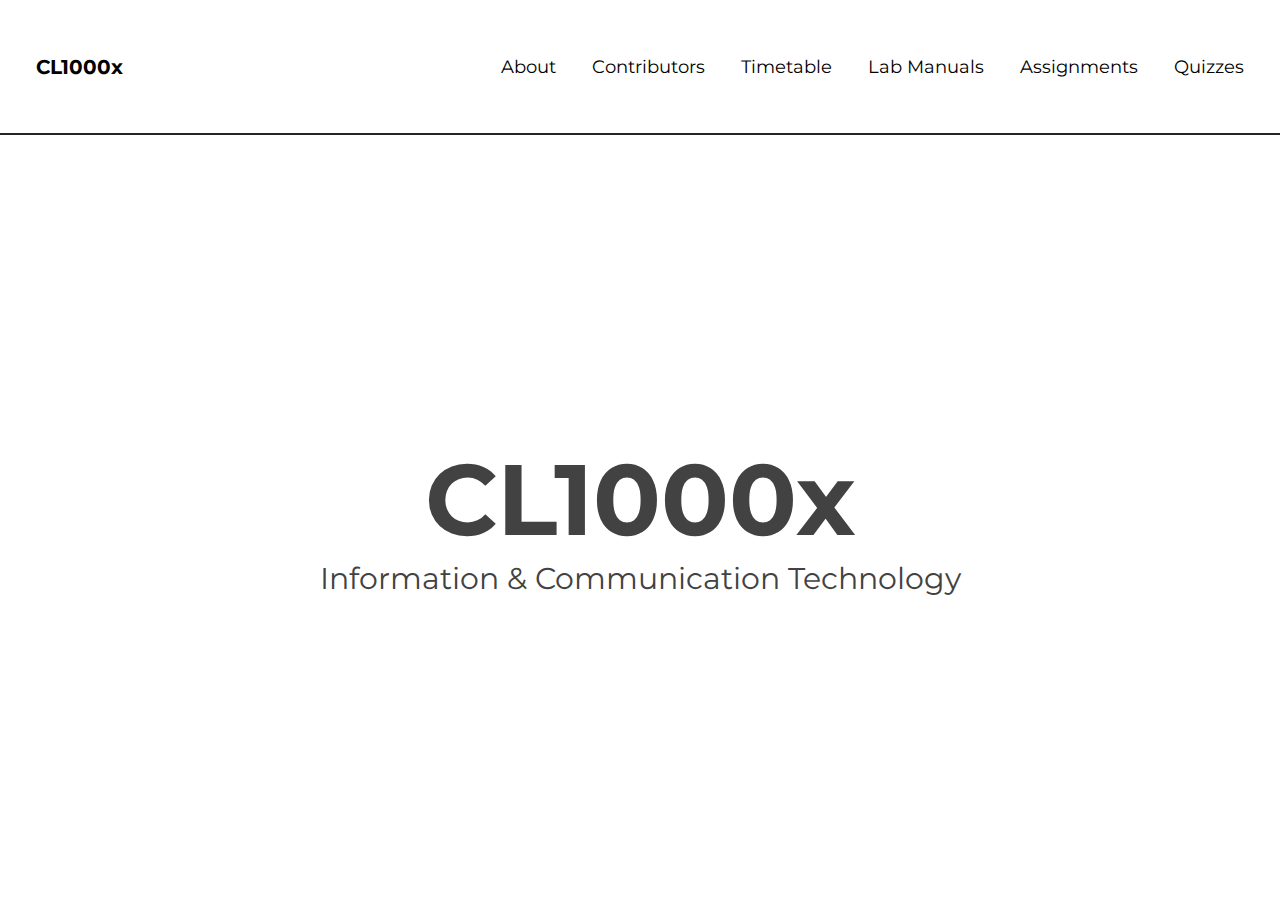
<file: ICt-Website/index.html>
<!DOCTYPE html>
<html lang="en">
<head>
  <meta charset="UTF-8">
  <meta name="viewport" content="width=device-width, initial-scale=1.0">
  <title>ICT - Home</title>
  <link rel="stylesheet" href="./styles/index.css">

  <!-- fonts -->
  <link rel="preconnect" href="https://fonts.googleapis.com">
  <link rel="preconnect" href="https://fonts.gstatic.com" crossorigin>
  <link href="https://fonts.googleapis.com/css2?family=Montserrat:ital,wght@0,100..900;1,100..900&display=swap" rel="stylesheet">

</head>
<body>
  <div class="navbar">
    <a href="index.html" class="logo">CL1000x</a><br>
    <div class="nav-items">
      <a href="about.html">About</a><br>
      <a href="contributors.html">Contributors</a><br>
      <a href="timetable.html">Timetable</a><br>
      <a href="lab-manuals.html">Lab Manuals</a><br>
      <a href="assignments.html">Assignments</a><br>
      <a href="quizzes.html">Quizzes</a>      
    </div>
  </div>
  
  <div class="main-container">
    <p class="head">CL1000x</p>
    <p class="tagline">Information & Communication Technology</p>
  </div>
</body>
</html>
</file>
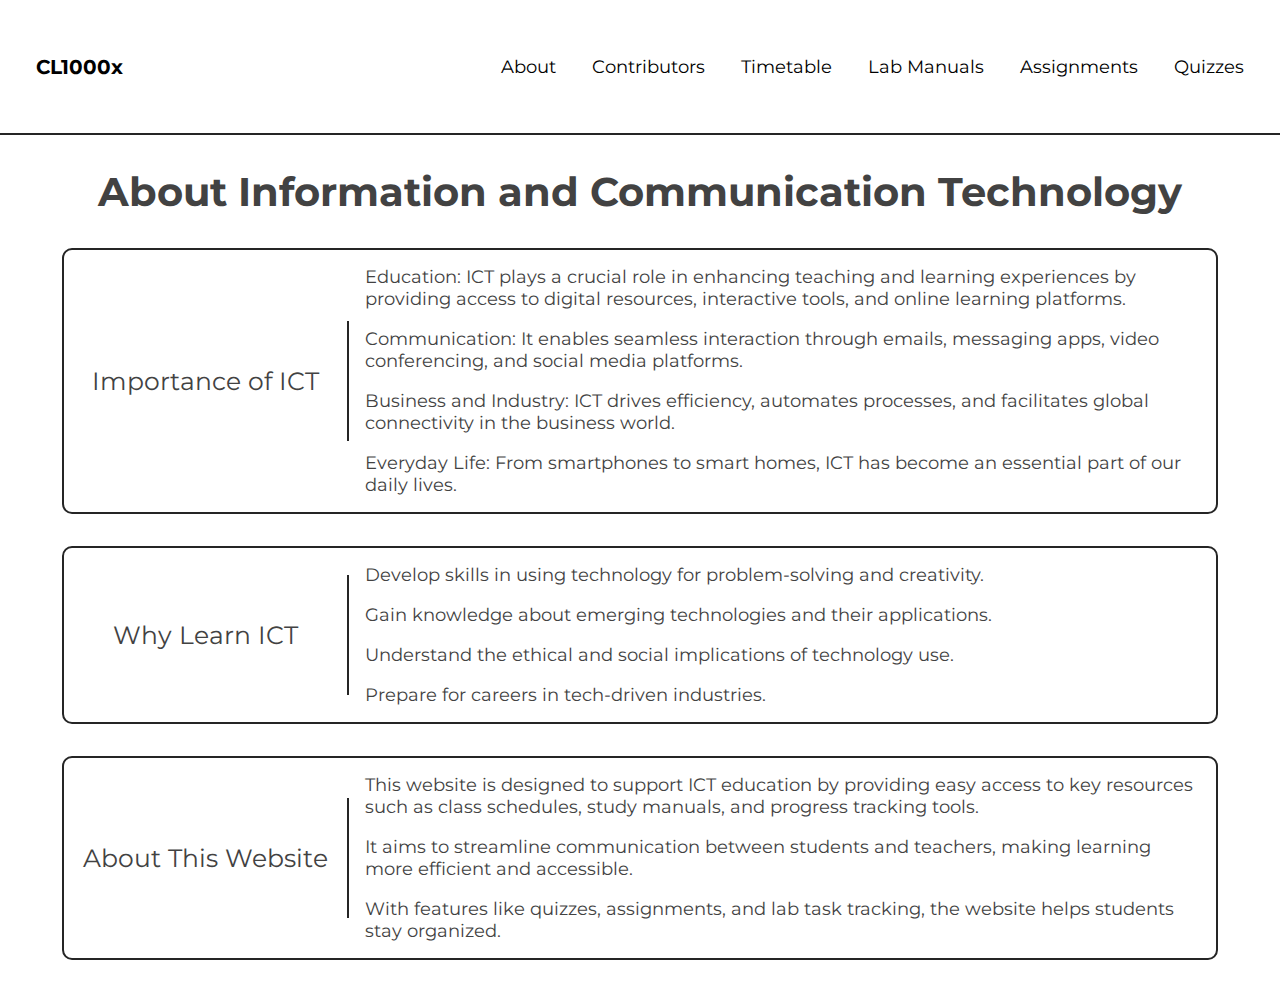
<file: ICt-Website/about.html>
<!DOCTYPE html>
<html lang="en">
<head>
  <meta charset="UTF-8">
  <meta name="viewport" content="width=device-width, initial-scale=1.0">
  <title>ICT - About</title>
  <link rel="stylesheet" href="./styles/about.css">

  <!-- fonts -->
  <link rel="preconnect" href="https://fonts.googleapis.com">
  <link rel="preconnect" href="https://fonts.gstatic.com" crossorigin>
  <link href="https://fonts.googleapis.com/css2?family=Montserrat:ital,wght@0,100..900;1,100..900&display=swap" rel="stylesheet">

</head>
<body>
  <div class="navbar">
    <a href="index.html" class="logo">CL1000x</a><br>
    <div class="nav-items">
      <a href="about.html">About</a><br>
      <a href="contributors.html">Contributors</a><br>
      <a href="timetable.html">Timetable</a><br>
      <a href="lab-manuals.html">Lab Manuals</a><br>
      <a href="assignments.html">Assignments</a><br>
      <a href="quizzes.html">Quizzes</a>      
    </div>
  </div>
  
  <div class="main-container">
    <h1>About Information and Communication Technology</h1>
    <div class="second-container">
      <div class="head">Importance of ICT</div>
      <div class="vl"></div>
      <div class="info">
        <p>Education: ICT plays a crucial role in enhancing teaching and learning experiences by providing access to digital resources, interactive tools, and online learning platforms.</p>
        <p>Communication: It enables seamless interaction through emails, messaging apps, video conferencing, and social media platforms.</p>
        <p>Business and Industry: ICT drives efficiency, automates processes, and facilitates global connectivity in the business world.</p>
        <p>Everyday Life: From smartphones to smart homes, ICT has become an essential part of our daily lives.</p>
      </div>
    </div>
    <div class="second-container">
      <div class="head">Why Learn ICT</div>
      <div class="vl"></div>
      <div class="info">
        <p>Develop skills in using technology for problem-solving and creativity.</p>
        <p>Gain knowledge about emerging technologies and their applications.</p>
        <p>Understand the ethical and social implications of technology use.</p>
        <p>Prepare for careers in tech-driven industries.</p>
      </div>
    </div>
    <div class="second-container">
      <div class="head">About This Website</div>
      <div class="vl"></div>
      <div class="info">
        <p>This website is designed to support ICT education by providing easy access to key resources such as class schedules, study manuals, and progress tracking tools.</p> 
        <p>It aims to streamline communication between students and teachers, making learning more efficient and accessible.</p>
        <p>With features like quizzes, assignments, and lab task tracking, the website helps students stay organized.</p>
      </div>
    </div>
  </div>
</body>
</html>
</file>
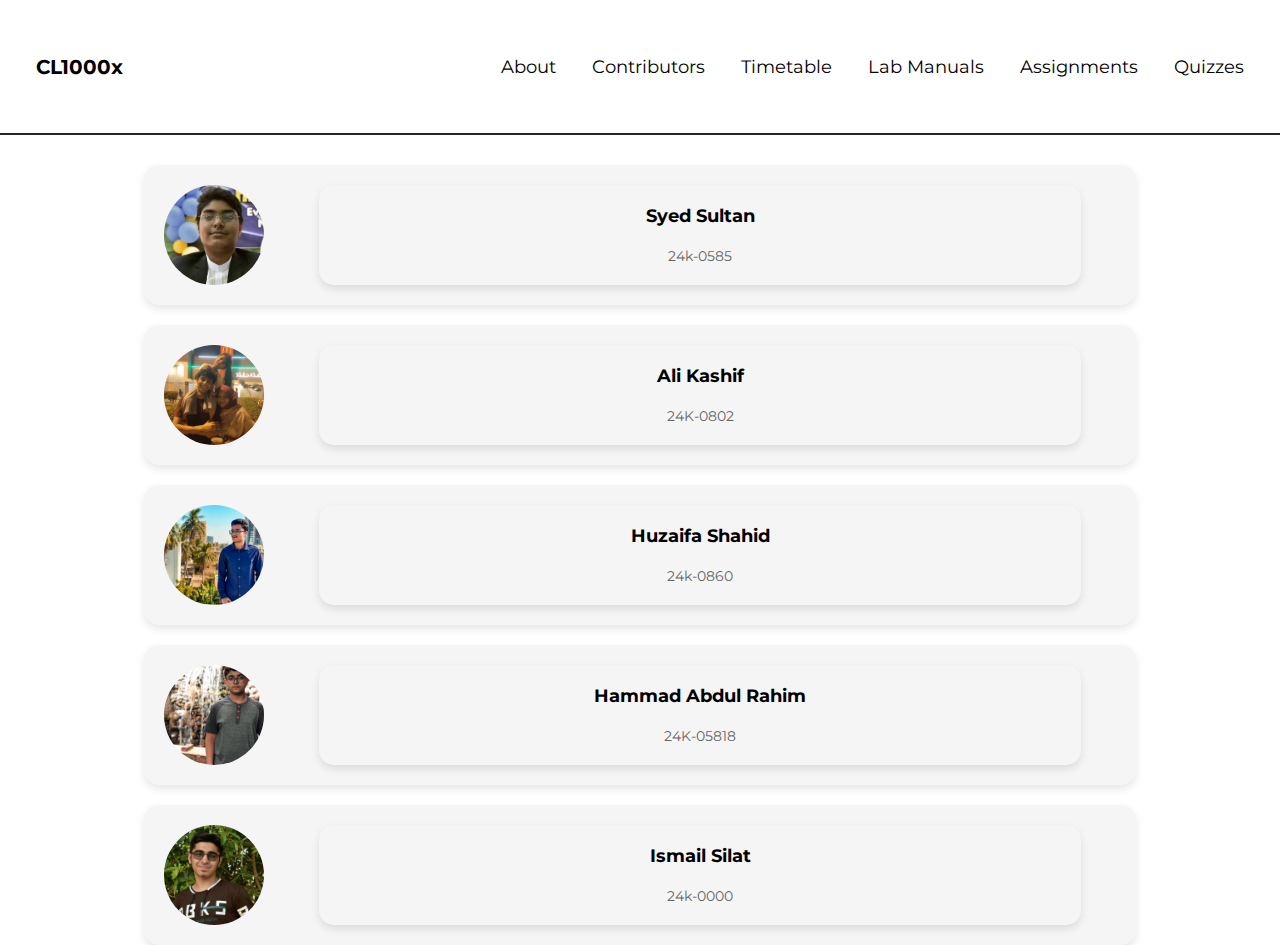
<file: ICt-Website/contributors.html>
<!DOCTYPE html>
<html lang="en">
<head>
    <meta charset="UTF-8">
    <meta http-equiv="X-UA-Compatible" content="IE=edge">
    <meta name="viewport" content="width=device-width, initial-scale=1.0">
    <title>ICTx - Contributors</title>
    <link rel="stylesheet" href="./styles/contributors.css">
    <!-- fonts -->
    <link rel="preconnect" href="https://fonts.googleapis.com">
    <link rel="preconnect" href="https://fonts.gstatic.com" crossorigin>
    <link href="https://fonts.googleapis.com/css2?family=Montserrat:ital,wght@0,100..900;1,100..900&display=swap" rel="stylesheet">
</head>
<body>
    <div class="navbar">
        <a href="index.html" class="logo">CL1000x</a><br>
        <div class="nav-items">
          <a href="about.html">About</a><br>
          <a href="contributors.html">Contributors</a><br>
          <a href="timetable.html">Timetable</a><br>
          <a href="lab-manuals.html">Lab Manuals</a><br>
          <a href="assignments.html">Assignments</a><br>
          <a href="quizzes.html">Quizzes</a>      
        </div>
    </div>    
    <div id="people">
        <div id="Sultan">
            <img src="images/sultan.jpeg" alt="Syed Sultan">
            <div>
                <h3>Syed Sultan</h3>
                <p>24k-0585</p>
            </div>
        </div>
        <div id="Ali">
            <img src="images/ali.jpg" alt="Ali Kashif">
            <div>
                <h3>Ali Kashif</h3>
                <p>24K-0802</p>
            </div>
        </div>
        <div id="Huzaifa">
            <img src="images/huzaifa.jpg" alt="Huzaifa Shahid">
            <div>
                <h3>Huzaifa Shahid</h3>
                <p>24k-0860</p>
            </div>
        </div>
        <div id="Hammad">
            <img src="images/hammad.jpg" alt="Hammad Rahim">
            <div>
                <h3>Hammad Abdul Rahim</h3>
                <p>24K-05818</p>
            </div>
        </div>
        <div id="Ismail">
            <img src="images/ismail.jpg" alt="Ismail Silat">
            <div>
                <h3>Ismail Silat</h3>
                <p>24k-0000</p>
            </div>
        </div>
    </div>
    
</body>
</html>
</file>
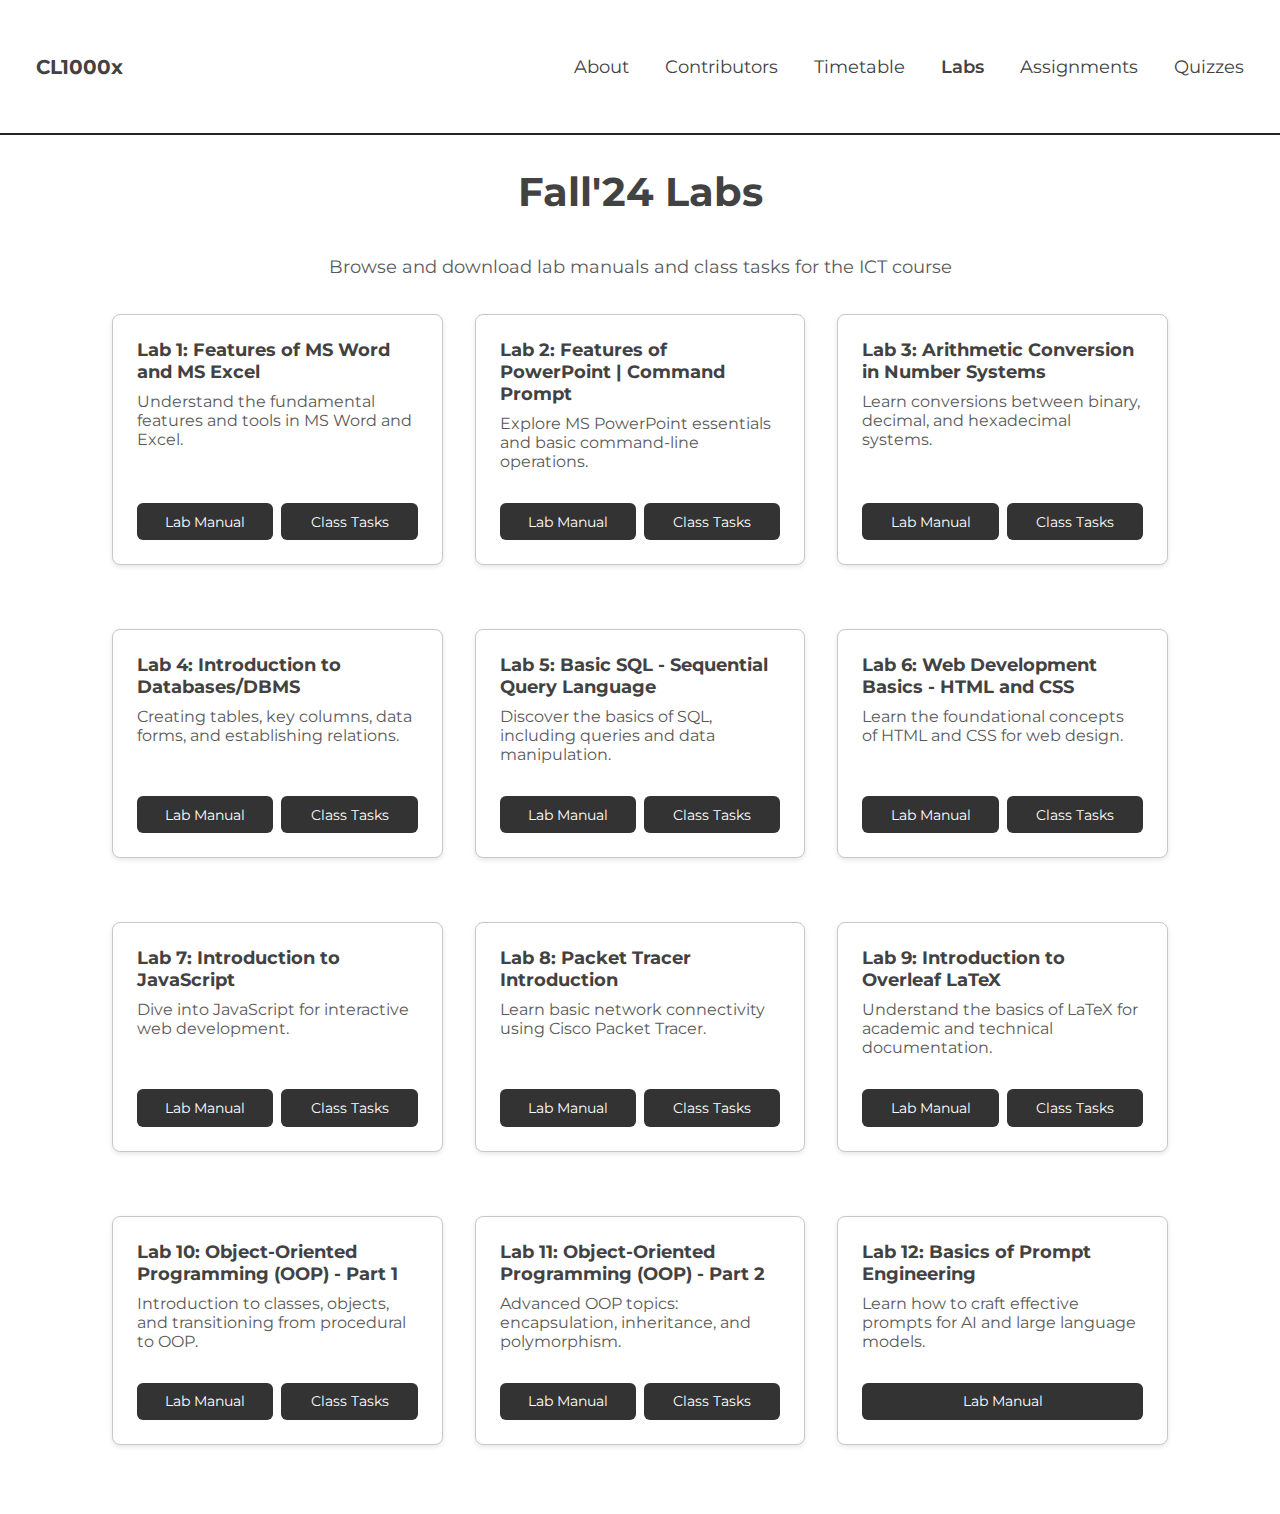
<file: ICt-Website/lab-manuals.html>
<!DOCTYPE html>
<html lang="en">
<head>
  <meta charset="UTF-8">
  <meta name="viewport" content="width=device-width, initial-scale=1.0">
  <title>ICT - Lab Manuals</title>
  <link rel="stylesheet" href="./styles/lab-manuals.css">

  <!-- fonts -->
  <link rel="preconnect" href="https://fonts.googleapis.com">
  <link rel="preconnect" href="https://fonts.gstatic.com" crossorigin>
  <link href="https://fonts.googleapis.com/css2?family=Montserrat:ital,wght@0,100..900;1,100..900&display=swap" rel="stylesheet">
</head>
<body>
  <div class="navbar">
    <a href="index.html" class="logo">CL1000x</a><br>
    <div class="nav-items">
      <a href="about.html">About</a><br>
      <a href="contributors.html">Contributors</a><br>
      <a href="timetable.html">Timetable</a><br>
      <a href="lab-manuals.html" style="font-weight: 600;">Labs</a><br>
      <a href="assignments.html">Assignments</a><br>
      <a href="quizzes.html">Quizzes</a>      
    </div>
  </div>
  
  <div class="main-container">
    <h1>Fall'24 Labs</h1>
    <p>Browse and download lab manuals and class tasks for the ICT course </p>

    <div class="manual-list">
      <!-- Lab 01 -->
      <div class="manual-item">
        <div class="description">
          <h3>Lab 1: Features of MS Word and MS Excel</h3>
          <p>Understand the fundamental features and tools in MS Word and Excel.</p>
        </div>
        <div class="links">
          <a href="./manual-viewer/Lab 01.html">Lab Manual</a>
          <a href="./manuals/Class Tasks 01.pdf" download>Class Tasks</a>
        </div>
      </div>

      <!-- Lab 02 -->
      <div class="manual-item">
        <div class="description">
          <h3>Lab 2: Features of PowerPoint | Command Prompt</h3>
          <p>Explore MS PowerPoint essentials and basic command-line operations.</p>
        </div>
        <div class="links">
          <a href="./manual-viewer/Lab 02.html">Lab Manual</a>
          <a href="./manuals/Class Tasks 02.pdf" download>Class Tasks</a>
        </div>
      </div>

      <!-- Lab 03 -->
      <div class="manual-item">
        <div class="description">
          <h3>Lab 3: Arithmetic Conversion in Number Systems</h3>
          <p>Learn conversions between binary, decimal, and hexadecimal systems.</p>
        </div>
        <div class="links">
          <a href="./manual-viewer/Lab 03.html">Lab Manual</a>
          <a href="./manuals/Class Tasks 03.pdf" download>Class Tasks</a>
        </div>
      </div>

      <!-- Lab 04 -->
      <div class="manual-item">
        <div class="description">
          <h3>Lab 4: Introduction to Databases/DBMS</h3>
          <p>Creating tables, key columns, data forms, and establishing relations.</p>
        </div>
        <div class="links">
          <a href="./manual-viewer/Lab 04.html">Lab Manual</a>
          <a href="./manuals/Class Tasks 04.pdf" download>Class Tasks</a>
        </div>
      </div>

      <!-- Lab 05 -->
      <div class="manual-item">
        <div class="description">
          <h3>Lab 5: Basic SQL - Sequential Query Language</h3>
          <p>Discover the basics of SQL, including queries and data manipulation.</p>
        </div>
        <div class="links">
          <a href="./manual-viewer/Lab 05.html">Lab Manual</a>
          <a href="./manuals/Class Tasks 05.docx" download>Class Tasks</a>
        </div>
      </div>

      <!-- Lab 06 -->
      <div class="manual-item">
        <div class="description">
          <h3>Lab 6: Web Development Basics - HTML and CSS</h3>
          <p>Learn the foundational concepts of HTML and CSS for web design.</p>
        </div>
        <div class="links">
          <a href="./manual-viewer/Lab 06.html">Lab Manual</a>
          <a href="./manuals/Class Tasks 06.pdf" download>Class Tasks</a>
        </div>
      </div>

      <!-- Lab 07 -->
      <div class="manual-item">
        <div class="description">
          <h3>Lab 7: Introduction to JavaScript</h3>
          <p>Dive into JavaScript for interactive web development.</p>
        </div>
        <div class="links">
          <a href="./manual-viewer/Lab 07.html">Lab Manual</a>
          <a href="./manuals/Class Tasks 07.pdf" download>Class Tasks</a>
        </div>
      </div>

      <!-- Lab 08 -->
      <div class="manual-item">
        <div class="description">
          <h3>Lab 8: Packet Tracer Introduction</h3>
          <p>Learn basic network connectivity using Cisco Packet Tracer.</p>
        </div>
        <div class="links">
          <a href="./manual-viewer/Lab 08.html">Lab Manual</a>
          <a href="./manuals/Class Tasks 08.pdf" download>Class Tasks</a>
        </div>
      </div>

      <!-- Lab 09 -->
      <div class="manual-item">
        <div class="description">
          <h3>Lab 9: Introduction to Overleaf LaTeX</h3>
          <p>Understand the basics of LaTeX for academic and technical documentation.</p>
        </div>
        <div class="links">
          <a href="./manual-viewer/Lab 09.html">Lab Manual</a>
          <a href="./manuals/Class Tasks 09.pdf" download>Class Tasks</a>
        </div>
      </div>

      <!-- Lab 10 -->
      <div class="manual-item">
        <div class="description">
          <h3>Lab 10: Object-Oriented Programming (OOP) - Part 1</h3>
          <p>Introduction to classes, objects, and transitioning from procedural to OOP.</p>
        </div>
        <div class="links">
          <a href="./manual-viewer/Lab 10.html">Lab Manual</a>
          <a href="./manuals/Class Tasks 10.pdf" download>Class Tasks</a>
        </div>
      </div>

      <!-- Lab 11 -->
      <div class="manual-item">
        <div class="description">
          <h3>Lab 11: Object-Oriented Programming (OOP) - Part 2</h3>
          <p>Advanced OOP topics: encapsulation, inheritance, and polymorphism.</p>
        </div>
        <div class="links">
          <a href="./manual-viewer/Lab 11.html">Lab Manual</a>
          <a href="./manuals/Class Tasks 11.pdf" download>Class Tasks</a>
        </div>
      </div>

      <!-- Lab 12 -->
      <div class="manual-item">
        <div class="description">
          <h3>Lab 12: Basics of Prompt Engineering</h3>
          <p>Learn how to craft effective prompts for AI and large language models.</p>
        </div>
        <div class="links">
          <a href="./manual-viewer/Lab 12.html">Lab Manual</a>
        </div>
      </div>
    </div>
  </div>
</body>
</html>
</file>
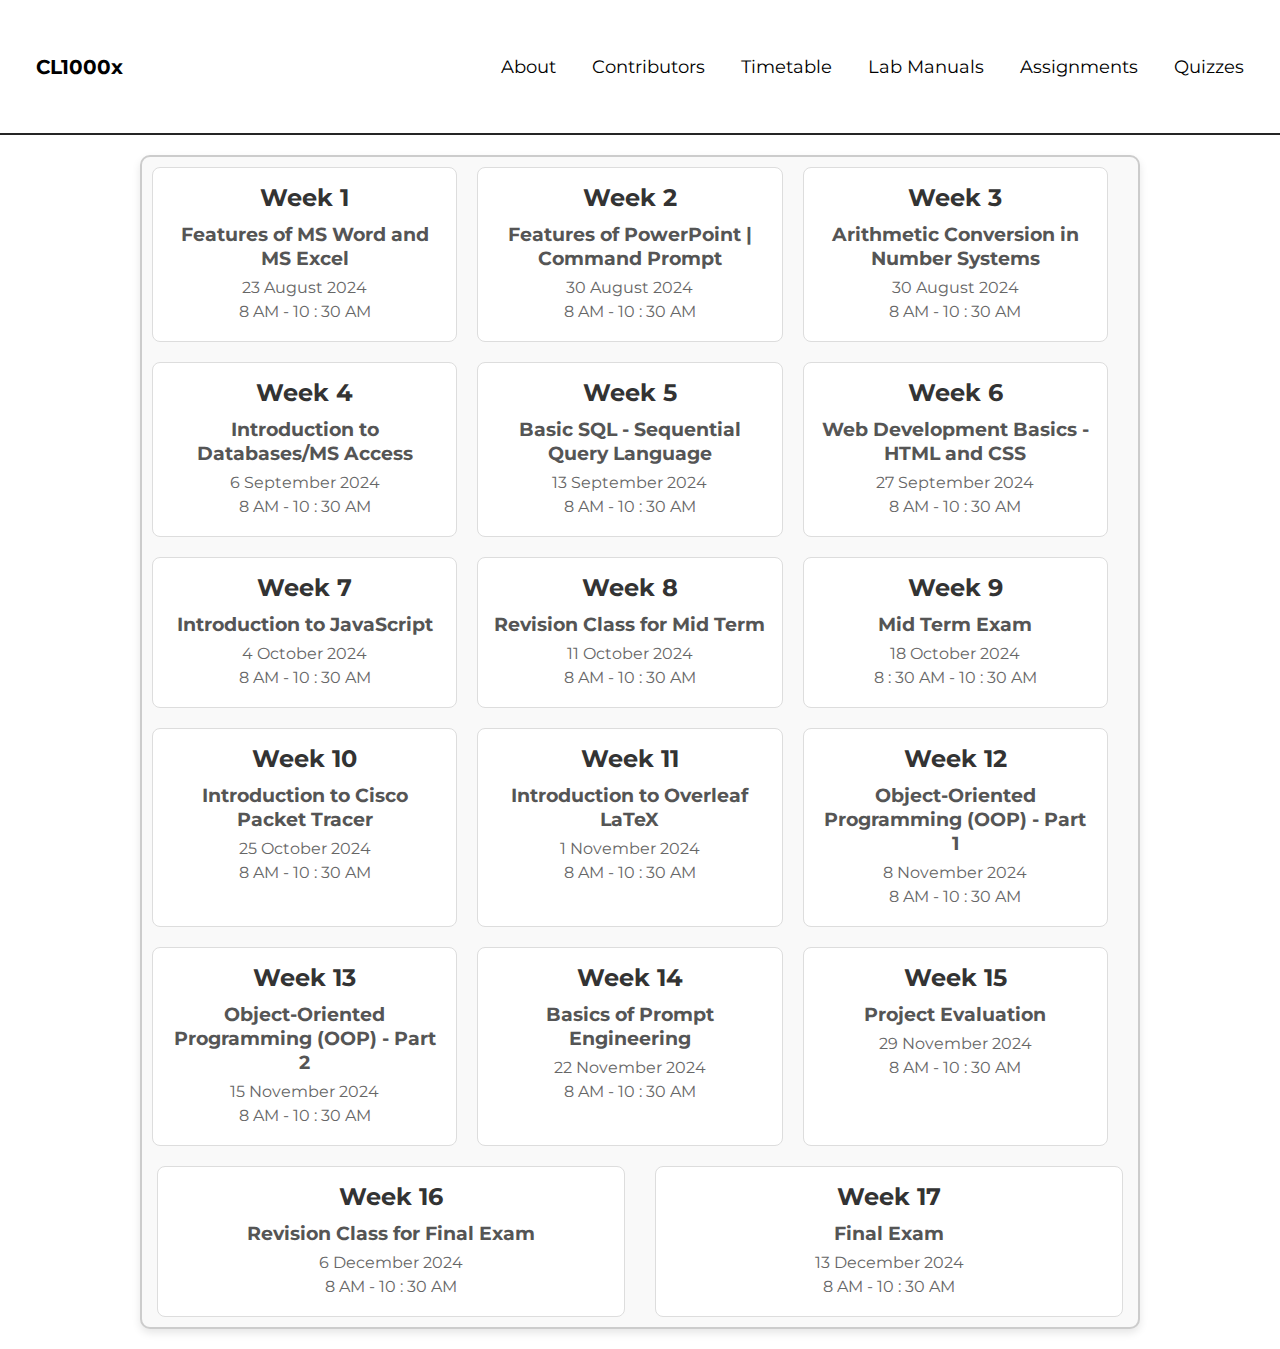
<file: ICt-Website/timetable.html>
<!DOCTYPE html>
<html lang="en">
<head>
    <meta charset="UTF-8">
    <meta http-equiv="X-UA-Compatible" content="IE=edge">
    <meta name="viewport" content="width=device-width, initial-scale=1.0">
    <title>CL1000x - Timetable</title>
    <link rel="stylesheet" href="./styles/timetable.css">
    <!-- fonts -->
  <link rel="preconnect" href="https://fonts.googleapis.com">
  <link rel="preconnect" href="https://fonts.gstatic.com" crossorigin>
  <link href="https://fonts.googleapis.com/css2?family=Montserrat:ital,wght@0,100..900;1,100..900&display=swap" rel="stylesheet">

</head>
<body>
    <div class="navbar">
        <a href="index.html" class="logo">CL1000x</a><br>
        <div class="nav-items">
          <a href="about.html">About</a><br>
          <a href="contributors.html">Contributors</a><br>
          <a href="timetable.html">Timetable</a><br>
          <a href="lab-manuals.html">Lab Manuals</a><br>
          <a href="assignments.html">Assignments</a><br>
          <a href="quizzes.html">Quizzes</a>      
        </div>
      </div>
      <div class="Table">
        <div class="Week1">
          <h3>Week 1</h3>
          <h4>Features of MS Word and MS Excel</h4>
          <p>23 August 2024</p>
          <p>8 AM - 10 : 30 AM</p>
        </div>
        <div class="Week2">
          <h3>Week 2</h3>
          <h4>Features of PowerPoint | Command Prompt</h4>
          <p>30 August 2024</p>
          <p>8 AM - 10 : 30 AM</p>
        </div>
        <div class="Week3">
          <h3>Week 3</h3>
          <h4>Arithmetic Conversion in Number Systems</h4>
          <p>30 August 2024</p>
          <p>8 AM - 10 : 30 AM</p>
        </div>
        <div class="Week4">
          <h3>Week 4</h3>
          <h4>Introduction to Databases/MS Access</h4>
          <p>6 September 2024</p>
          <p>8 AM - 10 : 30 AM</p>
        </div>
        <div class="Week5">
          <h3>Week 5</h3>
          <h4>Basic SQL - Sequential Query Language</h4>
          <p>13 September 2024</p>
          <p>8 AM - 10 : 30 AM</p>
        </div>
        <div class="Week6">
          <h3>Week 6</h3>
          <h4>Web Development Basics - HTML and CSS</h4>
          <p>27 September 2024</p>
          <p>8 AM - 10 : 30 AM</p>
        </div>
        <div class="Week7">
          <h3>Week 7</h3>
          <h4>Introduction to JavaScript</h4>
          <p>4 October 2024</p>
          <p>8 AM - 10 : 30 AM</p>
        </div>
        <div class="Week8">
          <h3>Week 8</h3>
          <h4>Revision Class for Mid Term</h4>
          <p>11 October 2024</p>
          <p>8 AM - 10 : 30 AM</p>
        </div>
        <div class="Week9">
          <h3>Week 9</h3>
          <h4> Mid Term Exam </h4>
          <p>18 October 2024</p>
          <p>8 : 30 AM - 10 : 30 AM</p>
        </div>
        <div class="Week10">
          <h3>Week 10</h3>
          <h4>Introduction to Cisco Packet Tracer</h4>
          <p>25 October 2024</p>
          <p>8 AM - 10 : 30 AM</p>
        </div>
        <div class="Week11">
          <h3>Week 11</h3>
          <h4>Introduction to Overleaf LaTeX</h4>
          <p>1 November 2024</p>
          <p>8 AM - 10 : 30 AM</p>
        </div>
        <div class="Week12">
          <h3>Week 12</h3>
          <h4>Object-Oriented Programming (OOP) - Part 1</h4>
          <p>8 November 2024</p>
          <p>8 AM - 10 : 30 AM</p>
        </div>
        <div class="Week13">
          <h3>Week 13</h3>
          <h4>Object-Oriented Programming (OOP) - Part 2</h4>
          <p>15 November 2024</p>
          <p>8 AM - 10 : 30 AM</p>
        </div>
        <div class="Week14">
          <h3>Week 14</h3>
          <h4>Basics of Prompt Engineering</h4>
          <p>22 November 2024</p>
          <p>8 AM - 10 : 30 AM</p>
        </div>
        <div class="Week15">
          <h3>Week 15</h3>
          <h4>Project Evaluation</h4>
          <p>29 November 2024</p>
          <p>8 AM - 10 : 30 AM</p>
        </div>
        <div class="Week16">
          <h3>Week 16</h3>
          <h4>Revision Class for Final Exam</h4>
          <p>6 December 2024</p>
          <p>8 AM - 10 : 30 AM</p>
        </div>
        <div class="Week17">
          <h3>Week 17</h3>
          <h4>Final Exam</h4>
          <p>13 December 2024</p>
          <p>8 AM - 10 : 30 AM</p>
        </div>
      </div>
</body>
</html>
</file>
<file: ICt-Website/styles/index.css>
* {
    margin: 0;
    padding: 0;
    box-sizing: border-box;
  }
  
  a {
    text-decoration: none;
    color: inherit;
  }
  
  .navbar {
    width: 100%;
    height: 15vh;
    padding: 2em 2em;
    /* position: fixed; */
    display: flex;
    justify-content: space-between;
    align-items: center;
    font-family: 'Montserrat';
    font-size: 18px;
    border-bottom: solid 2px rgb(37, 37, 37);
  }
  
  .logo {
    font-weight: bold;
    font-size: 20px;
  }
  
  .nav-items {
    display: flex;
    justify-content: center;
    align-items: center;
    gap: 1em;
  }
  
  .nav-items a:hover {
    text-decoration: underline;
  }
  
  .main-container {
    display: flex;
    flex-direction: column;
    justify-content: center;
    align-items: center;
    height: 85vh;
    font-family: 'Montserrat';
    color: rgb(66, 66, 66);
  }
  
  .head {
    font-size: 100px;
    font-weight: bold;
  }
  
  .tagline {
    font-size: 30px;
    text-align: center;
  }
</file>
<file: ICt-Website/styles/about.css>
* {
    margin: 0;
    padding: 0;
    box-sizing: border-box;
    font-family: 'Montserrat';
  }
  
  a {
    text-decoration: none;
    color: inherit;
  }
  
  .navbar {
    width: 100%;
    height: 15vh;
    padding: 2em 2em;
    /* position: fixed; */
    display: flex;
    justify-content: space-between;
    align-items: center;
    font-size: 18px;
    border-bottom: solid 2px rgb(37, 37, 37);
  }
  
  .logo {
    font-weight: bold;
    font-size: 20px;
  }
  
  .nav-items {
    display: flex;
    justify-content: center;
    align-items: center;
    gap: 1em;
    text-align: center;
  }
  
  .nav-items a:hover {
    text-decoration: underline;
  }
  
  .main-container {
    /* background-color: lightblue; */
    display: flex;
    flex-direction: column;
    justify-content: center;
    align-items: center;
    gap: 2em;
    padding: 2em 2em;
    color: rgb(66, 66, 66)
  }
  
  h1 {
    text-align: center;
    font-size: 40px;
  }
  
  .second-container {
    display: flex;
    align-items: center;
    gap: 1em;
    width: 95%;
    border-radius: 10px;
    padding: 1em;
    border: solid rgb(37, 37, 37) 2px;
    min-height: 150px;
  }
  
  .head {
    font-size: 25px;
    display: flex;
    justify-content: center;
    align-items: center;
    width: 30%;
  }
  
  .info {
    display: flex;
    flex-direction: column;
    align-items: flex-start;
    width: 100%;
    gap: 1em;
    font-size: 18px;
  }
  
  .vl {
    border-left: 2px solid rgb(37, 37, 37);
    height: 120px;
  }
</file>
<file: ICt-Website/styles/contributors.css>
* {
    margin: 0;
    padding: 0;
    box-sizing: border-box;
    font-family: 'Montserrat';
}
  
a {
    text-decoration: none;
    color: inherit;
}
  
.logo {
    font-weight: bold;
    font-size: 20px;
}
  
.nav-items {
    display: flex;
    justify-content: center;
    align-items: center;
    gap: 1em;
    text-align: center;
}
  
.nav-items a:hover {
    text-decoration: underline;
}
  
body {
    margin: 0; 
    font-family: 'Montserrat', sans-serif; 
  }
  
  .navbar {
    width: 100%;
    height: 15vh;
    padding: 2em 2em;
    display: flex;
    justify-content: space-between;
    align-items: center;
    font-size: 18px;
    border-bottom: solid 2px rgb(37, 37, 37);
  }
  
body {
  margin: 0; /* Ensure no margin around the page */
  font-family: 'Montserrat', sans-serif; /* Set font for the page */
}

.navbar {
  width: 100%;
  height: 15vh;
  padding: 2em 2em;
  display: flex;
  justify-content: space-between;
  align-items: center;
  font-size: 18px;
  border-bottom: solid 2px rgb(37, 37, 37);
}

#people {
  display: flex;
  flex-direction: column; /* Stack the individual sections vertically */
  gap: 20px; /* Add space between each person */
  margin-top: 30px; /* Add space between navbar and the first person */
  padding-left: 20px; /* Add space to the left of the entire list */
  padding-right: 20px; /* Add space to the right of the entire list */
  width: 100%; /* Ensure it takes full width */
}

#people div {
  display: flex; /* Align image and text horizontally */
  align-items: center; /* Vertically center the image and text */
  justify-content: center; /* Center the content horizontally */
  gap: 20px; /* Space between the image and the text */
  background-color: #f5f5f5; /* Light background color */
  border-radius: 15px; /* Rounded corners */
  padding: 20px; /* Space inside the rectangle */
  box-shadow: 0 4px 8px rgba(0, 0, 0, 0.1); /* Subtle shadow for better visual */
  width: 80%; /* Set width to avoid stretching */
  margin: 0 auto; /* Center the content */
  transition: transform 0.3s ease, box-shadow 0.3s ease; /* Smooth animation for the card */
}

#people div:hover {
  transform: translateY(-10px); /* Slightly lift the entire card */
  box-shadow: 0 8px 16px rgba(0, 0, 0, 0.2); /* Add a deeper shadow when hovered */
}

#people img {
  width: 100px; /* Fixed width for the images */
  height: 100px; /* Fixed height for the images */
  object-fit: cover; /* Prevent stretching */
  border-radius: 50%; /* Make the image circular */
  transition: transform 0.3s ease, box-shadow 0.3s ease; /* Smooth animation for the image */
}

#people img:hover {
  transform: scale(1.2); /* Enlarge the image slightly */
  box-shadow: 0 4px 15px rgba(0, 123, 255, 0.5); /* Add a glowing blue shadow */
}

#people h3, #people p {
  margin: 0; /* Remove default margin */
}

#people div > div {
  display: flex;
  flex-direction: column; /* Stack the name and ID vertically */
  text-align: center; /* Center the text */
}

#people h3 {
  font-weight: bold; /* Make the name bold */
  font-size: 18px; /* Set font size */
}

#people p {
  font-size: 14px; /* Set font size for the ID */
  color: #666; /* Slightly gray color for the ID */
}
</file>
<file: ICt-Website/styles/lab-manuals.css>
/* General styles */
*{
    margin: 0;
    padding: 0;
    box-sizing: border-box;
}
  
a {
    text-decoration: none;
    color: inherit;
}
  
body {
    font-family: 'Montserrat', sans-serif;
    color: rgb(66, 66, 66);
}
  
.navbar {
    width: 100%;
    height: 15vh;
    padding: 2em 2em;
    display: flex;
    justify-content: space-between;
    align-items: center;
    font-size: 18px;
    border-bottom: solid 2px rgb(37, 37, 37);
}
  
.logo {
    font-weight: bold;
    font-size: 20px;
}
  
.nav-items {
    display: flex;
    justify-content: center;
    align-items: center;
    gap: 1em;
}
  
.nav-items a:hover {
    text-decoration: underline;
}
  
  /* Main container styling */
.main-container {
    padding: 2em;
    text-align: center;
}
  
h1 {
    font-size: 40px;
    margin-bottom: 1em;
}
  
p {
    font-size: 18px;
    margin-bottom: 2em;
    color: rgb(90, 90, 90);
}
  
.manual-list {
    display: flex;
    flex-wrap: wrap;
    justify-content: space-around;
    gap: 2em;
    margin: 5px 80px;
}

.manual-item {
    flex: 1 1 300px;
    max-width: 400px;
    margin-bottom: 2em;
    background-color: white;
    border: solid 1px rgb(200, 200, 200);
    border-radius: 8px;
    padding: 1.5em;
    box-shadow: 0 2px 5px rgba(0, 0, 0, 0.1);
    display: flex;
    flex-direction: column;
    justify-content: space-between;
    align-items: center;
    text-align: left;
    transition: background-color 0.5s ease, transform 0.2s ease;
}

.manual-item:hover {
    transform: scale(1.02);
}
  
.manual-item h3 {
    font-size: 18px;
    margin-bottom: 0.5em;
}
  
.manual-item p {
    font-size: 16px;
    margin-bottom: 1em;
    color: rgb(90, 90, 90);
}
  
.links {
    display: flex;
    justify-content: center;
    gap: 0.5rem;
    margin-top: 1rem;
    width: -webkit-fill-available;
}

.links a {
    flex: 1;
    text-align: center;
    padding: 0.6rem 1rem;
    border-radius: 6px;
    background-color: #333;
    color: white;
    font-size: 0.9rem;
    transition: background-color 0.2s ease, transform 0.2s ease;
    text-decoration: none;
}

.links a:hover {
    background-color: #111;
    transform: scale(1.03);
}
</file>
<file: ICt-Website/styles/timetable.css>
* {
  margin: 0;
  padding: 0;
  box-sizing: border-box;
  font-family: 'Montserrat';
  }
  
  a {
    text-decoration: none;
    color: inherit;
  }
  
  .navbar {
    width: 100%;
    height: 15vh;
    padding: 2em 2em;
    /* position: fixed; */
    display: flex;
    justify-content: space-between;
    align-items: center;
    font-family: 'Montserrat';
    font-size: 18px;
    border-bottom: solid 2px rgb(37, 37, 37);
  }
  
  .logo {
    font-weight: bold;
    font-size: 20px;
  }
  
  .nav-items {
    display: flex;
    justify-content: center;
    align-items: center;
    gap: 1em;
  }
  
  .nav-items a:hover {
    text-decoration: underline;
  }
/* General Table container styling */
.Table {
  display: flex;
  flex-wrap: wrap;
  gap: 20px;
  margin: 20px auto;
  padding: 10px;
  max-width: 1000px;
  border: 2px solid #ccc;
  border-radius: 10px;
  background-color: #f9f9f9;
  box-shadow: 0 4px 8px rgba(0, 0, 0, 0.1);
}

/* Individual week container */
.Table > div {
  flex: 1 1 calc(33.33% - 20px);
  max-width: calc(33.33% - 20px);
  border: 1px solid #ddd;
  border-radius: 8px;
  padding: 15px;
  background-color: #fff;
  text-align: center;
  transition: transform 0.3s;
}

.Table > div:hover {
  transform: scale(1.05);
  box-shadow: 0 4px 12px rgba(0, 0, 0, 0.2);
}

/* Special styling for Week16 and Week17 */
.Table .Week16, 
.Table .Week17 {
  flex: 1 1 calc(50% - 20px); /* Evenly distribute two boxes */
  max-width: calc(50% - 20px);
  margin: 0 auto; /* Center-align within the row */
}

/* Heading styles */
.Table h3 {
  font-size: 1.5em;
  color: #333;
  margin-bottom: 10px;
}

.Table h4 {
  font-size: 1.2em;
  color: #555;
  margin-bottom: 8px;
}

/* Paragraph styles */
.Table p {
  font-size: 1em;
  color: #666;
  margin: 5px 0;
}
</file>
